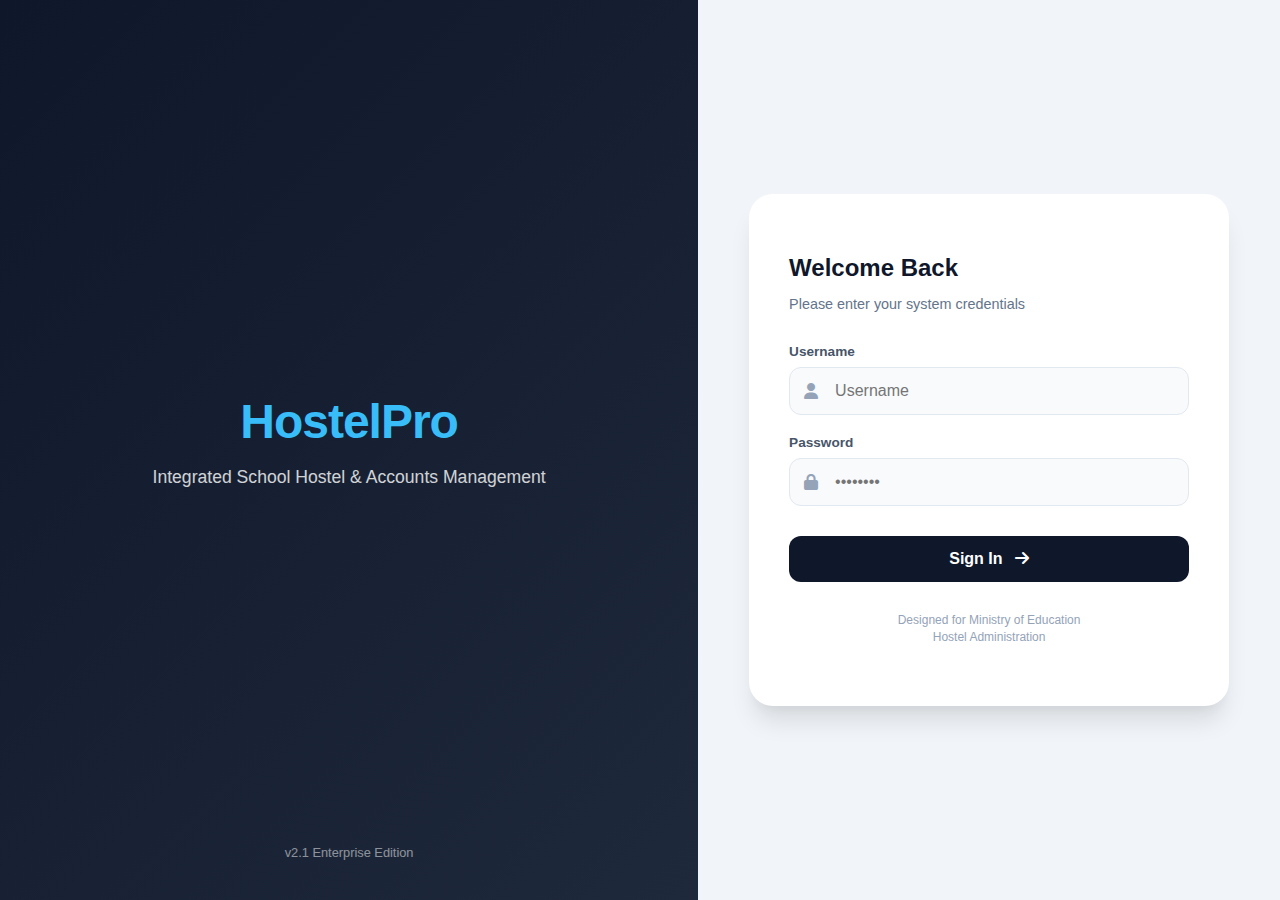
<file: wwwroot/index.html>
﻿<!DOCTYPE html>
<html lang="en">
<head>
    <meta charset="UTF-8">
    <meta name="viewport" content="width=device-width, initial-scale=1.0">
    <title>HostelPro | Secure Login</title>
    <link rel="stylesheet" href="https://cdnjs.cloudflare.com/ajax/libs/font-awesome/6.4.0/css/all.min.css">
    <link rel="stylesheet" href="css/login.css">
    <script>
        // ROBUSTNESS: Auto-redirect if already logged in
        if (sessionStorage.getItem('isLoggedIn') === 'true') {
            window.location.href = 'dashboard.html';
        }
    </script>
</head>
<body>

    <div class="login-wrapper">
        <div class="brand-side">
            <div class="brand-content">
                <div class="brand-logo">HostelPro</div>
                <p style="font-size: 1.1rem; opacity: 0.8;">Integrated School Hostel & Accounts Management</p>
            </div>
            <div style="position: absolute; bottom: 40px; font-size: 0.8rem; opacity: 0.5;">
                v2.1 Enterprise Edition
            </div>
        </div>

        <div class="form-side">
            <div class="login-card">
                <h2>Welcome Back</h2>
                <p>Please enter your system credentials</p>

                <form id="loginForm" onsubmit="handleLogin(event)">
                    <div class="input-group">
                        <label>Username</label>
                        <div class="input-wrapper">
                            <i class="fas fa-user"></i>
                            <input type="text" id="loginEmail" placeholder="Username" required>
                        </div>
                    </div>

                    <div class="input-group">
                        <label>Password</label>
                        <div class="input-wrapper">
                            <i class="fas fa-lock"></i>
                            <input type="password" id="loginPassword" placeholder="••••••••" required>
                        </div>
                    </div>

                    <button type="submit" class="btn-login" id="loginBtn">
                        Sign In <i class="fas fa-arrow-right" style="margin-left: 8px;"></i>
                    </button>

                    <div id="errorMessage" style="display:none; margin-top: 15px; background: #fee2e2; color: #ef4444; padding: 10px; border-radius: 8px; font-size: 0.85rem; text-align: center; border: 1px solid #fecaca;">
                        <i class="fas fa-circle-exclamation"></i> <span>Invalid credentials.</span>
                    </div>
                </form>

                <div style="margin-top: 30px; text-align: center; font-size: 0.75rem; color: #94a3b8; line-height: 1.4;">
                    Designed for Ministry of Education<br>Hostel Administration
                </div>
            </div>
        </div>
    </div>

    <script src="js/login.js"></script>
</body>
</html>
</file>
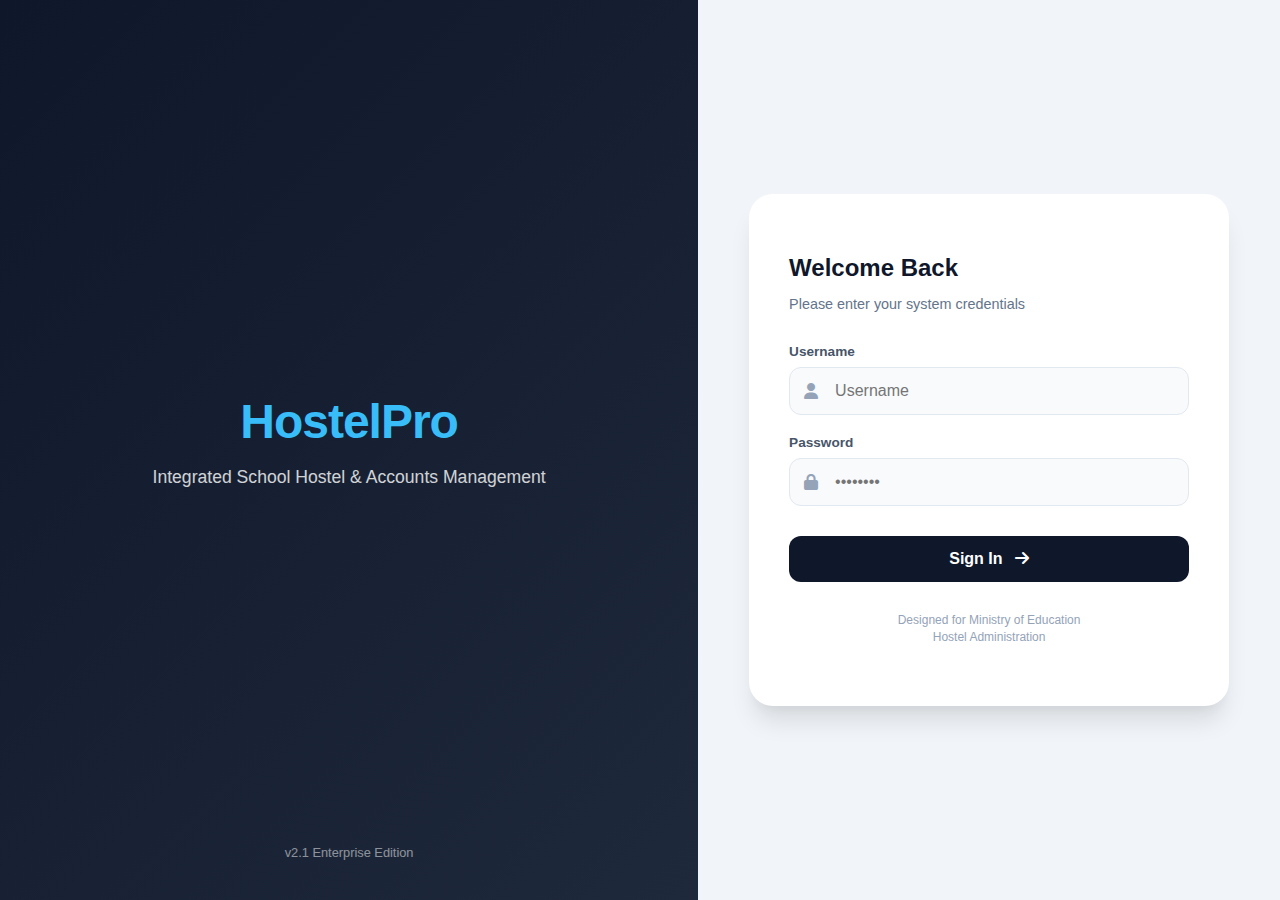
<file: wwwroot/dashboard.html>
<!DOCTYPE html>
<html lang="en">
<head>
    <meta charset="UTF-8">
    <meta name="viewport" content="width=device-width, initial-scale=1.0">
    <title>Hostel Intelligence | Professional Dashboard</title>
    <link rel="stylesheet" href="https://cdnjs.cloudflare.com/ajax/libs/font-awesome/6.4.0/css/all.min.css">
    <link rel="stylesheet" href="css/style.css">
    <style>
        .badge-success { background-color: #d1fae5; color: #065f46; padding: 2px 8px; border-radius: 4px; font-size: 0.8em; }
        .badge-warning { background-color: #fef3c7; color: #92400e; padding: 2px 8px; border-radius: 4px; font-size: 0.8em; }
        .text-muted { color: #6b7280; font-size: 0.9em; }
        /* Styles for the new Registration Form Grid Layout */
        .grid-3 {
            display: grid;
            grid-template-columns: 1fr 1fr 1fr;
            gap: 10px;
            margin-bottom: 10px;
        }

        .grid-2 {
            display: grid;
            grid-template-columns: 1fr 1fr;
            gap: 10px;
            margin-bottom: 10px;
        }

        .section-title {
            color: #2563eb;
            border-bottom: 2px solid #e5e7eb;
            padding-bottom: 5px;
            margin-top: 0;
            margin-bottom: 15px;
        }

        .form-section {
            margin-bottom: 25px;
        }

        .form-control {
            width: 100%;
            padding: 8px;
            border: 1px solid #ccc;
            border-radius: 4px;
            box-sizing: border-box;
        }

        /* Responsive tweaks for the grid */
        @media (max-width: 768px) {
            .grid-3, .grid-2 {
                grid-template-columns: 1fr;
            }

            .modal-content {
                height: 100vh;
                max-height: 100vh;
                border-radius: 0;
            }
        }
    </style>
</head>
<body>

    <aside class="sidebar">
        <div class="logo-area" style="padding: 20px; font-weight: bold; font-size: 20px; color: white;">
            HOSTELPRO <small style="display:block; font-size: 10px; opacity: 0.7;">INTELLIGENCE</small>
        </div>
        <nav class="nav-links" style="margin-top: 10px;">
            <div class="nav-label">Core</div>
            <div class="nav-item active" onclick="showView('overview', this)" tabindex="0" role="button"><i class="fas fa-th-large"></i> Dashboard</div>
            <div class="nav-item" onclick="showView('rooms', this)" tabindex="0" role="button"><i class="fas fa-door-open"></i> Room Mapping</div>

            <div class="nav-label">People</div>
            <div class="nav-item" onclick="showView('learners', this)" tabindex="0" role="button"><i class="fas fa-user-graduate"></i> Learners</div>
            <div id="staffLink" class="nav-item" onclick="showView('staff', this)" tabindex="0" role="button"><i class="fas fa-user-shield"></i> Staff Portal</div>

            <div class="nav-label">Operations</div>
            <div class="nav-item" onclick="showView('leave', this)" tabindex="0" role="button"><i class="fas fa-walking"></i> Attendance & Leave</div>
            <div class="nav-item" onclick="showView('discipline', this)" tabindex="0" role="button"><i class="fas fa-gavel"></i> Discipline</div>
            <div class="nav-item" onclick="showView('maintenance', this)" tabindex="0" role="button"><i class="fas fa-tools"></i> Maintenance</div>
            <div class="nav-item" onclick="showView('parents', this)" tabindex="0" role="button"><i class="fas fa-users"></i> Parents</div>

            <div class="nav-label" id="lbl-admin">Administration</div>
            <div class="nav-item" onclick="showView('inventory', this)" tabindex="0" role="button"><i class="fas fa-boxes"></i> Inventory</div>
            <div id="financialsLink" class="nav-item" onclick="showView('financials', this)" tabindex="0" role="button"><i class="fas fa-file-invoice-dollar"></i> Financials</div>
            <div id="reportsLink" class="nav-item" onclick="showView('reports', this)" tabindex="0" role="button"><i class="fas fa-chart-line"></i> Reports</div>
            <div id="settingsLink" class="nav-item" onclick="showView('settings', this)" tabindex="0" role="button"><i class="fas fa-cog"></i> Settings</div>
        </nav>

        <div class="user-footer">
            <div id="userName" style="font-weight: 700; font-size: 15px; color: white;">User</div>
            <div id="userRole" style="font-size: 12px; color: #94a3b8; margin-bottom: 12px;">Administrator</div>
            <button onclick="logout()" class="btn-logout">Logout</button>
        </div>
    </aside>

    <div class="main-wrapper">
        <header class="top-nav">
            <div class="top-nav-left">
                <div class="hostel-branding" style="display: flex; align-items: center; cursor: pointer;" onclick="showView('overview', null)" tabindex="0" role="button">
                    <div id="hostelLogoPlaceholder" style="width:32px; height:32px; background:var(--primary); border-radius:8px; margin-right:12px;"></div>
                    <img id="hostelLogoImg" src="" style="height:32px; margin-right:12px; display:none; border-radius:4px;">
                    <span id="hostelNameDisplay" style="font-weight: 800; font-size: 18px; letter-spacing: -0.025em; color: var(--text-main);">HostelPro</span>
                </div>
            </div>

            <div class="search-box">
                <i class="fas fa-search"></i>
                <input type="text" placeholder="Global Search (AdNo or Name)..." aria-label="Global Search" onkeyup="globalSearch(this.value)">
            </div>

            <div class="top-nav-right" style="display: flex; align-items: center;">
                <div id="liveClock" style="font-weight: 500; color: #64748b; margin-right: 24px;"></div>
            </div>
        </header>

        <main class="content-body">
            <h2 id="viewTitle" style="margin-bottom:24px; font-weight: 800; font-size: 24px; letter-spacing: -0.025em; color: var(--text-main);">DASHBOARD</h2>

            <div id="view-overview" class="view-section">
                <div class="stats-container">
                    <div class="stat-card card-blue">
                        <div class="stat-title">Total Capacity</div>
                        <div class="stat-value" id="statCap">0</div>
                    </div>
                    <div class="stat-card card-green">
                        <div class="stat-title">Available Beds</div>
                        <div class="stat-value" id="statAvail">0</div>
                    </div>
                    <div class="stat-card card-red">
                        <div class="stat-title">Pending Repairs</div>
                        <div class="stat-value" id="openIssuesCount">0</div>
                    </div>
                    <div class="stat-card">
                        <div class="stat-title">Total Collected (YTD)</div>
                        <div class="stat-value" id="statTotalCollected">N$ 0.00</div>
                    </div>
                    <div class="stat-card card-red">
                        <div class="stat-title">Low Stock Items</div>
                        <div class="stat-value" id="statLowStock">0</div>
                    </div>
                </div>

                <div class="grid-3">
                    <div class="fancy-card">
                        <h3>Quick Actions</h3>
                        <div class="action-grid" style="display: grid; grid-template-columns: repeat(auto-fit, minmax(140px, 1fr)); gap: 12px;">
                            <button id="btn-quick-learner" class="btn-submit" onclick="showView('learners', null)">
                                <i class="fas fa-plus"></i> New Learner
                            </button>
                            <button class="btn-submit" style="background:var(--warning)" onclick="openMaintenanceModal()">
                                <i class="fas fa-tools"></i> Maintenance
                            </button>
                            <button id="action-payment" class="btn-submit" style="background:var(--info)" onclick="openPaymentModal()">
                                <i class="fas fa-wallet"></i> Post Payment
                            </button>
                        </div>
                    </div>

                    <div class="fancy-card" style="display:flex; flex-direction:column;">
                        <div class="flex-between" style="margin-bottom:10px;">
                            <h3 style="margin:0;"><i class="fas fa-bullhorn" style="color:var(--primary)"></i> Notices</h3>
                            <select id="noticePriority" style="padding:4px; font-size:12px; border:1px solid #ddd; border-radius:4px;">
                                <option value="Normal">Normal</option>
                                <option value="High">Urgent</option>
                            </select>
                        </div>

                        <div style="display:flex; gap:5px; margin-bottom:15px;">
                            <input type="text" id="noticeInput" placeholder="Post an announcement..." style="flex:1; padding:8px; border:1px solid #ddd; border-radius:4px;">
                            <button id="btnPostNotice" onclick="postNotice()" aria-label="Post Notice" style="padding:8px 15px; background:var(--primary); color:white; border:none; border-radius:4px; cursor:pointer;">
                                <i class="fas fa-paper-plane"></i>
                            </button>
                        </div>

                        <div id="noticeList" style="flex:1; overflow-y:auto; max-height:200px; padding-right:5px;">
                        </div>
                    </div>

                    <div class="fancy-card">
                        <h3>System Status</h3>
                        <div style="display: flex; flex-direction: column; gap: 12px;">
                            <div class="flex-between">
                                <span style="color: var(--text-muted); font-size: 14px;"><i class="fas fa-database" style="margin-right: 8px;"></i> Database</span>
                                <span class="badge" style="background: var(--success-soft); color: var(--success);">HostelDb.accdb</span>
                            </div>
                            <div class="flex-between">
                                <span style="color: var(--text-muted); font-size: 14px;"><i class="fas fa-signal" style="margin-right: 8px;"></i> Connection</span>
                                <span class="badge" style="background: var(--success-soft); color: var(--success);">Online</span>
                            </div>
                        </div>
                    </div>
                </div>
            </div>

            <div id="view-rooms" class="view-section" style="display:none">
                <div class="flex-between" style="margin-bottom: 20px;">
                    <h3>Hostel Room Mapping</h3>
                    <button id="btn-add-room" class="btn-submit" onclick="openAddRoomModal()">
                        <i class="fas fa-plus"></i> Add New Room
                    </button>
                </div>
                <div id="roomGridContainer"></div>
            </div>

            <div id="view-learners" class="view-section" style="display:none">
                <div class="flex-between" style="margin-bottom: 20px;">
                    <h3>Student Directory</h3>
                    <button id="btn-reg-learner" class="btn-submit" onclick="openRegModal()">Register New Learner</button>
                </div>
                <div class="fancy-card">
                    <div class="table-container">
                        <table style="width:100%;">
                            <thead><tr><th>AdNo</th><th>Name</th><th>Gender</th><th>Grade</th><th>Block / Room</th><th>Actions</th></tr></thead>
                            <tbody id="learnerTableBody"></tbody>
                        </table>
                    </div>
                </div>
            </div>

            <div id="view-maintenance" class="view-section" style="display:none">
                <div class="flex-between" style="margin-bottom: 20px;">
                    <h3>Hostel Maintenance Log</h3>
                    <button class="btn-submit" style="background:var(--warning)" onclick="openMaintenanceModal()">
                        <i class="fas fa-tools"></i> Report New Issue
                    </button>
                </div>
                <div class="fancy-card">
                    <div class="table-container">
                        <table style="width:100%">
                            <thead><tr><th>Room</th><th>Description</th><th>Priority</th><th>Status</th><th>Date</th><th>Action</th></tr></thead>
                            <tbody id="maintenanceTableBody"></tbody>
                        </table>
                    </div>
                </div>
            </div>

            <div id="view-inventory" class="view-section" style="display:none">
                <div class="flex-between" style="margin-bottom: 20px;">
                    <h3>Hostel Asset Inventory</h3>
                    <button class="btn-submit" style="background:#10b981" onclick="openAddInventoryModal()">
                        <i class="fas fa-plus"></i> Add Item
                    </button>
                </div>
                <div class="fancy-card">
                    <div class="table-container">
                        <table style="width:100%">
                            <thead><tr><th>Item Name</th><th>Category</th><th>Quantity</th><th>Condition</th><th>Location</th><th>Actions</th></tr></thead>
                            <tbody id="inventoryTableBody"></tbody>
                        </table>
                    </div>
                </div>
            </div>

            <div id="view-staff" class="view-section" style="display:none">
                <div class="flex-between" style="margin-bottom: 20px;">
                    <h3>Staff Directory</h3>
                    <button id="btn-add-staff" class="btn-submit" onclick="openStaffModal()">+ Add Staff Member</button>
                </div>
                <div class="fancy-card">
                    <div class="table-container">
                        <table style="width:100%">
                            <thead><tr><th>Name</th><th>Title</th><th>Shift</th><th>Phone</th><th>Actions</th></tr></thead>
                            <tbody id="staffTableBody"></tbody>
                        </table>
                    </div>
                </div>
            </div>

            <div id="view-discipline" class="view-section" style="display:none">
                <div class="flex-between" style="margin-bottom: 20px;">
                    <h3>Discipline Tracking</h3>
                    <button class="btn-submit" style="background:var(--danger)" onclick="openDisciplineModal()">Log New Incident</button>
                </div>
                <div class="fancy-card">
                    <p>Select a student to view their disciplinary history.</p>
                    <select id="discStudentSelect" onchange="loadDisciplineHistory(this.value)" style="padding:10px; width:300px; border-radius:8px; border:1px solid #ddd; margin-bottom:20px;">
                        <option value="">-- Choose Learner --</option>
                    </select>
                    <div class="table-container">
                        <table style="width:100%">
                            <thead><tr><th>Date</th><th>Description</th><th>Severity</th><th>Reported By</th></tr></thead>
                            <tbody id="disciplineTableBody"></tbody>
                        </table>
                    </div>
                </div>
            </div>

            <div id="view-reports" class="view-section" style="display:none">
                <div class="grid-2">
                    <div class="fancy-card">
                        <h3>Financial Summary</h3>
                        <p>Generate a report of all payments collected this year.</p>
                        <button class="btn-submit" onclick="generateFinancialReport()">Download PDF Report</button>
                    </div>
                    <div class="fancy-card">
                        <h3>Occupancy Report</h3>
                        <p>Current room utilization across all blocks.</p>
                        <button class="btn-submit" onclick="generateOccupancyReport()">View Occupancy Stats</button>
                    </div>
                </div>
            </div>

            <div id="view-leave" class="view-section" style="display:none">
                <div class="flex-between" style="margin-bottom: 20px;">
                    <h3>Attendance & Leave Tracking</h3>
                    <div style="display: flex; gap: 10px;">
                        <button class="btn-submit" style="background:#64748b" onclick="printRollCall()"><i class="fas fa-print"></i> Print Roll Call Sheet</button>
                        <input type="date" id="datePicker" onchange="loadAttendance()" style="width: auto;">
                        <button class="btn-submit" onclick="saveAttendance()">Save Attendance</button>
                    </div>
                </div>
                <div class="fancy-card">
                    <div class="table-container">
                        <table style="width:100%">
                            <thead><tr><th>AdNo</th><th>Name</th><th>Grade</th><th>Room</th><th>Status</th></tr></thead>
                            <tbody id="attendanceTableBody"></tbody>
                        </table>
                    </div>
                </div>
            </div>

            <div id="view-financials" class="view-section" style="display:none">
                <div class="stats-container" style="margin-bottom: 25px;">
                    <div class="stat-card">
                        <div class="stat-title">MoE Fund (Q-Book)</div>
                        <div class="stat-value" id="moeFundTotal">N$ 0.00</div>
                    </div>
                    <div class="stat-card">
                        <div class="stat-title">HDF Fund (Local)</div>
                        <div class="stat-value" id="hdfFundTotal">N$ 0.00</div>
                    </div>
                </div>
                <div class="fancy-card">
                    <div class="flex-between">
                        <h3>Cash Book Ledger (Income & Expenses)</h3>
                        <div style="display: flex; gap: 10px;">
                            <button class="btn-submit" onclick="openPaymentModal()"><i class="fas fa-plus"></i> Record Income</button>
                            <button class="btn-submit" style="background: var(--danger);" onclick="openExpenseModal()"><i class="fas fa-minus"></i> Record Expense</button>
                            <button onclick="openRevenueImport()" style="background:#0284c7; color:white; border:none; padding:8px 15px; border-radius:6px; cursor:pointer; font-weight:600;"><i class="fas fa-file-upload"></i> Import Income CSV</button>
                        </div>
                    </div>
                    <div class="table-container">
                        <table style="width:100%; margin-top:20px;">
                            <thead><tr><th>Date</th><th>Description</th><th>Vote / Type</th><th>Amount</th><th>Ref</th><th>Action</th></tr></thead>
                            <tbody id="paymentListBody"></tbody>
                        </table>
                    </div>
                </div>
            </div>

            <div id="view-parents" class="view-section" style="display:none">
                <div class="flex-between" style="margin-bottom: 20px;">
                    <h3>Parents & Guardians</h3>
                    <button class="btn-submit" onclick="openAddParentModal()">
                        <i class="fas fa-plus"></i> Add Parent
                    </button>
                </div>
                <div class="fancy-card">
                    <div class="table-container">
                        <table style="width:100%">
                            <thead><tr><th>Parent Name</th><th>Phone</th><th>Email</th><th>Actions</th></tr></thead>
                            <tbody id="parentTableBody"></tbody>
                        </table>
                    </div>
                </div>
            </div>

            <div id="view-settings" class="view-section" style="display:none">
                <div class="flex-between" style="margin-bottom: 20px;">
                    <h3>System Configuration</h3>
                    <button class="btn-submit" onclick="saveSettings()"><i class="fas fa-save"></i> Save All Changes</button>
                </div>
                <div class="grid-2">
                    <div class="fancy-card">
                        <h3><i class="fas fa-id-card" style="color:var(--primary)"></i> Branding & Identity</h3>
                        <p style="color: var(--text-muted); font-size: 0.9em; margin-bottom: 15px;">Customize how the application looks.</p>
                        <form id="brandingForm">
                            <label>Hostel Name (Full)</label>
                            <input type="text" id="setHostelName" placeholder="e.g. Windhoek Technical High School Hostel">
                            <div class="grid-2" style="margin-bottom:0; gap:15px; margin-top:10px;">
                                <div><label>Logo Text (Short)</label><input type="text" id="setLogoText" placeholder="e.g. WTHS"></div>
                                <div><label>Theme Color</label><div style="display:flex; align-items:center; gap:10px;"><div id="colorPreview" style="width:30px; height:30px; background:var(--primary); border-radius:50%;"></div><span style="font-size:12px; color:#666;">(Auto-detected from logo)</span></div></div>
                            </div>
                            <label style="margin-top:15px;">Upload Logo</label>
                            <div style="border: 2px dashed #ddd; padding: 20px; text-align: center; border-radius: 8px; cursor: pointer; background:#f9fafb;" onclick="document.getElementById('logoInput').click()">
                                <i class="fas fa-cloud-upload-alt" style="font-size: 24px; color: #ccc;"></i>
                                <p style="margin: 5px 0 0; font-size: 13px; color: #666;">Click to upload logo</p>
                                <span id="logoFileName" style="display:block; font-size:11px; color:var(--primary); margin-top:5px;"></span>
                            </div>
                            <input type="file" id="logoInput" accept="image/*" style="display: none;" onchange="previewLogo(this)">
                        </form>
                    </div>
                    <div class="fancy-card">
                        <h3><i class="fas fa-address-book" style="color:var(--info)"></i> Contact Details</h3>
                        <p style="color: var(--text-muted); font-size: 0.9em; margin-bottom: 15px;">Used on Statements & Application Forms.</p>
                        <form id="contactForm">
                            <label>Physical Address</label>
                            <input type="text" id="setAddressPhys" placeholder="e.g. 123 School Street, Windhoek">
                            <label style="margin-top:10px;">Postal Address</label>
                            <input type="text" id="setAddressPost" placeholder="e.g. Private Bag 12014, Ausspannplatz">
                            <div class="grid-2" style="margin-bottom:0; gap:15px; margin-top:10px;">
                                <div><label>Telephone</label><input type="text" id="setPhone" placeholder="061 242 451"></div>
                                <div><label>Email Address</label><input type="text" id="setEmail" placeholder="hostel@school.na"></div>
                            </div>
                        </form>
                    </div>
                    <div class="fancy-card">
                        <h3><i class="fas fa-coins" style="color:var(--warning)"></i> Financial Configuration</h3>
                        <p style="color: var(--text-muted); font-size: 0.9em; margin-bottom: 15px;">Fee structures and banking details.</p>
                        <div class="grid-2" style="margin-bottom:0; gap:15px;">
                            <div><label>Currency Symbol</label><input type="text" id="setCurrency" value="N$" style="text-align:center;"></div>
                            <div><label>Total Annual Fee</label><input type="number" id="setFullFee" value="2119" onchange="calculateSettingsSplit()"></div>
                        </div>
                        <div id="settingsFeeSplit" style="background:#f0f9ff; color:#0369a1; padding:8px; border-radius:6px; font-size:12px; text-align:center; margin-top:10px; font-weight:bold;">
                            MoE: N$ 619.00 | HDF: N$ 1500.00
                        </div>
                        <hr style="border:0; border-top:1px solid #eee; margin:15px 0;">
                        <label><strong>Bank Account Details</strong> (For Invoices)</label>
                        <input type="text" id="setBankName" placeholder="Bank Name (e.g. Bank Windhoek)" style="margin-bottom:8px;">
                        <input type="text" id="setAccName" placeholder="Account Name (e.g. WTHS Hostel)" style="margin-bottom:8px;">
                        <div class="grid-2" style="margin-bottom:0; gap:15px;">
                            <input type="text" id="setAccNo" placeholder="Account Number">
                            <input type="text" id="setBranch" placeholder="Branch Code">
                        </div>
                    </div>
                    <div class="fancy-card" style="border-left: 4px solid var(--primary);">
                        <h3><i class="fas fa-cogs" style="color:#64748b"></i> System Maintenance</h3>
                        <p style="color: var(--text-muted); font-size: 0.9em; margin-bottom: 15px;">Advanced database actions.</p>
                        <div style="background:#fff7ed; border:1px solid #ffedd5; padding:15px; border-radius:8px; margin-bottom:15px;">
                            <strong style="color:#c2410c; font-size:13px;">Database Schema Update</strong>
                            <p style="font-size:12px; color:#9a3412; margin:5px 0;">Use this if you recently added new features (like Gender/Parents) and the database needs new columns.</p>
                            <button type="button" class="btn-sm" onclick="runMigration()" style="width:100%; text-align:center; margin-top:5px; background:white; border:1px solid #c2410c; color:#c2410c;">
                                <i class="fas fa-database"></i> Run Database Migration
                            </button>
                        </div>
                        <div style="background:#f1f5f9; border:1px solid #e2e8f0; padding:15px; border-radius:8px;">
                            <strong style="font-size:13px;">Local Data</strong>
                            <p style="font-size:12px; color:#64748b; margin:5px 0;">Clear cached settings (logos, fees) from this browser.</p>
                            <button type="button" class="btn-sm" onclick="if(confirm('Reset all local settings?')) { localStorage.removeItem('hostelSettings'); location.reload(); }" style="width:100%; text-align:center; margin-top:5px;">
                                <i class="fas fa-trash-alt"></i> Reset Local Settings
                            </button>
                        </div>
                    </div>
                </div>
            </div>
        </main>
    </div>

    <div id="regModal" class="modal-overlay" style="display:none; align-items:flex-start; padding-top:20px;">
        <div class="modal-content paper-form">
            <div class="form-header">
                <div class="header-left" style="display:flex; justify-content:center; align-items:center;">
                    <div id="formLogoPlaceholder" style="width:80px; height:80px; background:#0e5a32; border-radius:50%; display:flex; align-items:center; justify-content:center; color:white; font-weight:bold; font-size:18px;">LOGO</div>
                    <img id="formLogoImg" src="" style="width:80px; height:80px; object-fit:contain; display:none;">
                </div>
                <div class="header-center">
                    <h2>WINDHOEK TECHNICAL HIGH SCHOOL HOSTEL</h2>
                    <p>Private Bag 12014, Ausspannplatz | Tel: 242451</p>
                    <h1 style="margin-top:10px; text-decoration:underline;">APPLICATION FOR HOSTEL ACCOMMODATION 2026</h1>
                </div>
                <div class="header-right"><div class="receipt-box"><label>RECEIPT NO:</label><div class="dashed-line"></div></div></div>
            </div>
            <form id="learnerForm" onsubmit="event.preventDefault(); saveLearner();">
                <input type="hidden" id="editLearnerId">
                <div class="form-row border-bottom">
                    <div class="field-group"><label>CLOSING DATE:</label> <strong>18 OCTOBER 2025</strong></div>
                    <div class="field-group"><label>CURRENT GRADE:</label><input type="number" id="lnGrade" style="width:50px;"></div>
                    <div class="field-group checkbox-group"><label>GENDER:</label><select id="lnGender" onchange="loadRoomsForGender()" required><option value="">-- Select --</option><option value="Male">Boy</option><option value="Female">Girl</option></select></div>
                    <div class="field-group"><label>ALLOCATED ROOM:</label><select id="regRoomSelect" required style="width:150px;"><option value="">Select Gender First</option></select></div>
                </div>
                <div class="section-header">LEARNER'S PERSONAL INFORMATION</div>
                <div class="form-body">
                    <div class="col-main">
                        <div class="form-row"><label>SURNAME:</label><input type="text" id="lnSurname" class="line-input" required></div>
                        <div class="form-row"><label>CHRISTIAN NAMES:</label><input type="text" id="lnNames" class="line-input" required></div>
                        <div class="form-row"><label>PREFERRED NAME:</label><input type="text" id="lnPref" class="line-input"></div>
                        <div class="form-row split-3">
                            <div><label>HOME LANGUAGE:</label><input type="text" id="lnLang" class="line-input"></div>
                            <div><label>DATE OF BIRTH:</label><input type="date" id="lnDOB" class="line-input" required></div>
                            <div><label>CITIZENSHIP:</label><input type="text" id="lnCitizen" class="line-input" value="Namibian"></div>
                        </div>
                        <div class="form-row split-2"><div><label>PLACE OF BIRTH:</label><input type="text" id="lnPOB" class="line-input"></div><div><label>STUDY PERMIT NO:</label><input type="text" id="lnPermit" class="line-input"></div></div>
                        <div class="form-row split-2"><div><label>CHURCH RELATION:</label><input type="text" id="lnReligion" class="line-input"></div><div><label>LEARNER'S CELL NO:</label><input type="text" id="lnCell" class="line-input"></div></div>
                        <div class="form-row"><label>RESIDENTIAL ADDRESS:</label><input type="text" id="lnAddress" class="line-input"></div>
                    </div>
                    <div class="col-side"><div class="photo-box">ATTACH RECENT<br>PASSPORT PHOTO<br>HERE</div></div>
                </div>
                <div class="form-row split-3 border-top padding-top">
                    <div><label>PRESENT SCHOOL:</label><input type="text" id="lnPrevSchool" class="line-input"></div>
                    <div><label>PRESENT HOSTEL:</label><input type="text" id="lnPrevHostel" class="line-input"></div>
                    <div><label>GRADES REPEATED:</label><input type="text" id="lnRepeated" class="line-input"></div>
                </div>
                <div class="form-row split-2"><div><label>REFERENCE TEACHER:</label><input type="text" id="lnRef" class="line-input"></div><div><label>TEACHER'S CELL:</label><input type="text" id="lnRefCell" class="line-input"></div></div>
                <div class="section-header">PARENT'S INFORMATION</div>
                <div class="parent-grid">
                    <div class="parent-col">
                        <h3>FATHER / GUARDIAN</h3>
                        <div class="form-row"><label>SURNAME:</label><input type="text" id="pFatherName" class="line-input" placeholder="(Include Initials)"></div>
                        <div class="form-row"><label>ID NO:</label><input type="text" id="pFatherID" class="line-input"></div>
                        <div class="form-row"><label>EMPLOYER:</label><input type="text" id="pFatherEmp" class="line-input"></div>
                        <div class="form-row"><label>TEL (WORK):</label><input type="text" id="pFatherPhone" class="line-input"></div>
                        <div class="form-row"><label>EMAIL:</label><input type="text" id="pFatherEmail" class="line-input"></div>
                    </div>
                    <div class="parent-col border-left">
                        <h3>MOTHER / GUARDIAN</h3>
                        <div class="form-row"><label>SURNAME:</label><input type="text" id="pMotherName" class="line-input" placeholder="(Include Initials)"></div>
                        <div class="form-row"><label>ID NO:</label><input type="text" id="pMotherID" class="line-input"></div>
                        <div class="form-row"><label>EMPLOYER:</label><input type="text" id="pMotherEmp" class="line-input"></div>
                        <div class="form-row"><label>TEL (WORK):</label><input type="text" id="pMotherPhone" class="line-input"></div>
                        <div class="form-row"><label>EMAIL:</label><input type="text" id="pMotherEmail" class="line-input"></div>
                    </div>
                </div>
                <div class="section-header">LEARNER'S MEDICAL INFORMATION</div>
                <div class="form-row split-3">
                    <div><label>MEDICAL AID:</label><input type="text" id="medAidName" class="line-input"></div>
                    <div><label>NUMBER:</label><input type="text" id="medAidNo" class="line-input"></div>
                    <div><label>DOCTOR:</label><input type="text" id="medDoctor" class="line-input"></div>
                </div>
                <div class="form-row"><label>MEDICAL HISTORY (Allergies, Epilepsy, Asthma, etc):</label><textarea id="medHistory" class="line-input" rows="2"></textarea></div>
                <div class="form-row"><label>RELATIVES PERMITTED TO SIGN OUT (Name & Tel):</label><textarea id="medRelatives" class="line-input" rows="2"></textarea></div>
                <div class="form-actions"><button type="button" onclick="closeModal('regModal')" class="btn-cancel">Cancel</button><button type="submit" class="btn-save">SUBMIT APPLICATION</button></div>
            </form>
        </div>
    </div>

    <div id="paymentModal" class="modal-overlay" style="display:none;">
        <div class="modal-content">
            <h3>Post Payment (Income)</h3>
            <form id="paymentForm">
                <label>Student</label><select id="payStudentSelect" required></select>
                <label id="payAmountLabel">Amount (N$)</label><input type="number" id="payAmount" step="0.01" required>
                <label>Reference / Receipt No.</label><input type="text" id="payRef" placeholder="e.g. REC-001">
                <label>Date</label><input type="date" id="payDate">
                <div style="margin-top:20px;"><button type="button" class="btn-submit" onclick="savePayment()">Post Income</button><button type="button" onclick="closePaymentModal()">Cancel</button></div>
            </form>
        </div>
    </div>

    <div id="expenseModal" class="modal-overlay" style="display:none;">
        <div class="modal-content">
            <h3 style="color: var(--danger);">Record Expenditure</h3>
            <form id="expenseForm">
                <label>Payee / Supplier</label><input type="text" id="expPayee" placeholder="e.g. Telecom, Shoprite" required>
                <div class="grid-2" style="margin-bottom:0; gap:10px; margin-top:10px;">
                    <div><label>Amount (N$)</label><input type="number" id="expAmount" step="0.01" placeholder="0.00" required></div>
                    <div><label>Vote Category</label><select id="expVote" required><option value="">Loading...</option></select></div>
                </div>
                <label style="margin-top:10px;">Reference / Invoice No.</label><input type="text" id="expRef" placeholder="e.g. INV-001">
                <div style="margin-top:20px;"><button type="button" class="btn-submit" style="background:var(--danger)" onclick="submitExpense()">Save Expenditure</button><button type="button" onclick="document.getElementById('expenseModal').style.display='none'">Cancel</button></div>
            </form>
        </div>
    </div>

    <div id="maintenanceModal" class="modal-overlay" style="display:none;">
        <div class="modal-content">
            <h3>Report Issue</h3>
            <form id="maintenanceForm">
                <label>Room</label><select id="maintRoomSelect"></select>
                <label>Description</label><textarea id="maintDesc" required></textarea>
                <label>Priority</label><select id="maintPriority"><option value="Low">Low</option><option value="Medium" selected>Medium</option><option value="High">High (Urgent)</option></select>
                <label>Date</label><input type="date" id="maintDate">
                <div style="margin-top:20px;"><button type="button" class="btn-submit" onclick="submitMaintenanceIssue()">Save</button><button type="button" onclick="closeMaintenanceModal()">Cancel</button></div>
            </form>
        </div>
    </div>

    <div id="addRoomModal" class="modal-overlay" style="display:none;">
        <div class="modal-content">
            <h3>Add New Hostel Room</h3>
            <form id="addRoomForm">
                <label>Room Number</label><input type="text" id="addRoomNumber" placeholder="e.g. 101" required>
                <label>Block Name</label><input type="text" id="addBlockName" placeholder="e.g. A Block" required>
                <label>Capacity (Beds)</label><input type="number" id="addCapacity" value="4" required>
                <div style="margin-top:20px;"><button type="button" class="btn-submit" onclick="saveNewRoom()">Save Room</button><button type="button" onclick="closeAddRoomModal()">Cancel</button></div>
            </form>
        </div>
    </div>

    <div id="staffModal" class="modal-overlay" style="display:none;">
        <div class="modal-content">
            <h3>Add Staff Member</h3>
            <form id="staffForm">
                <label>Full Name</label><input type="text" id="staffName" required>
                <label>ID Number</label><input type="text" id="staffIDNumber" required>
                <label>Job Title</label><input type="text" id="staffTitle" required>
                <label>Shift</label><select id="staffShift"><option value="Day">Day</option><option value="Night">Night</option><option value="Weekend">Weekend</option></select>
                <label>Contact Number</label><input type="text" id="staffPhone" required>
                <div style="margin-top:20px;"><button type="button" class="btn-submit" onclick="saveStaff()">Save Staff</button><button type="button" onclick="closeStaffModal()">Cancel</button></div>
            </form>
        </div>
    </div>

    <div id="disciplineModal" class="modal-overlay" style="display:none;">
        <div class="modal-content">
            <h3>Log Incident</h3>
            <form id="disciplineForm">
                <label>Student</label><select id="discEntryStudentSelect" required></select>
                <label>Incident Description</label><textarea id="discDesc" required></textarea>
                <label>Severity</label><select id="discSeverity"><option value="Minor">Minor</option><option value="Moderate">Moderate</option><option value="Severe">Severe</option></select>
                <label>Reported By</label><input type="text" id="discReporter" required>
                <div style="margin-top:20px;"><button type="button" class="btn-submit" onclick="saveDisciplineIncident()" style="background:#ef4444">Log Incident</button><button type="button" onclick="closeDisciplineModal()">Cancel</button></div>
            </form>
        </div>
    </div>

    <!-- Inventory Modal -->
    <div id="addInventoryModal" class="modal-overlay" style="display:none;">
        <div class="modal-content">
            <h3>Add Inventory Item</h3>
            <form onsubmit="event.preventDefault(); saveInventory();">
                <label>Item Name</label><input type="text" id="invName" required placeholder="e.g. Bunk Bed Frame">
                <label>Category</label><select id="invCategory"><option>Furniture</option><option>Electronics</option><option>Cleaning</option><option>Bedding</option><option>Other</option></select>
                <div class="grid-2" style="margin-bottom:0; gap:10px;">
                    <div><label>Quantity</label><input type="number" id="invQuantity" value="1" required></div>
                    <div><label>Condition</label><select id="invCondition"><option>Good</option><option>Fair</option><option>Damaged</option><option>Broken</option></select></div>
                </div>
                <label>Location / Room</label><select id="invRoomSelect"></select>
                <div style="margin-top:20px;"><button type="submit" class="btn-submit">Add Item</button><button type="button" onclick="closeAddInventoryModal()">Cancel</button></div>
            </form>
        </div>
    </div>

    <!-- Parent Modals -->
    <div id="addParentModal" class="modal-overlay" style="display:none;">
        <div class="modal-content">
            <h3>Add Parent</h3>
            <form onsubmit="event.preventDefault(); saveParent();">
                <label>Full Name</label><input type="text" id="parName" required>
                <label>Phone</label><input type="text" id="parPhone">
                <label>Email</label><input type="text" id="parEmail">
                <label>Address</label><input type="text" id="parAddress">
                <div style="margin-top:20px;"><button type="submit" class="btn-submit">Save Parent</button><button type="button" onclick="closeAddParentModal()">Cancel</button></div>
            </form>
        </div>
    </div>

    <div id="linkChildModal" class="modal-overlay" style="display:none;">
        <div class="modal-content">
            <h3>Link Children to <span id="linkParentName"></span></h3>
            <div style="margin-bottom:15px; border:1px solid #eee; padding:10px; max-height:100px; overflow-y:auto;">
                <strong>Linked Children:</strong>
                <ul id="linkedChildrenList" style="padding-left:20px; margin-top:5px;"></ul>
            </div>
            <label>Add Child</label>
            <div style="display:flex; gap:10px;">
                <select id="linkChildSelect" style="flex:1"></select>
                <button type="button" class="btn-submit" onclick="linkChild()">Link</button>
            </div>
            <div style="margin-top:20px; text-align:right;"><button type="button" onclick="closeLinkModal()">Close</button></div>
        </div>
    </div>

    <script src="js/dashboard.js"></script>
    <script src="js/inventory.js"></script>
    <script src="js/parents.js"></script>
    <script src="js/rollcall.js"></script>
    <script src="js/learners.js"></script>
    <script src="js/rooms.js"></script>
    <script src="js/financials.js"></script>
    <script src="js/maintenance.js"></script>
    <script src="js/leave.js"></script>
    <script src="js/staff.js"></script>
    <script src="js/discipline.js"></script>
    <script src="js/reports.js"></script>
    <script src="js/settings.js"></script>
    <script src="js/notices.js"></script>

    <script>
        window.onload = () => {
            // Set User Info
            document.getElementById('userName').innerText = sessionStorage.getItem('userName') || "Admin User";
            document.getElementById('userRole').innerText = sessionStorage.getItem('userRole') || "Administrator";

            // Initial Loads
            if (typeof updateStats === 'function') updateStats();
            // Load Notices
            if (typeof loadNotices === 'function') loadNotices();

            showView('overview', document.querySelector('.nav-item'));
        };
    </script>
</body>
</html>
</file>
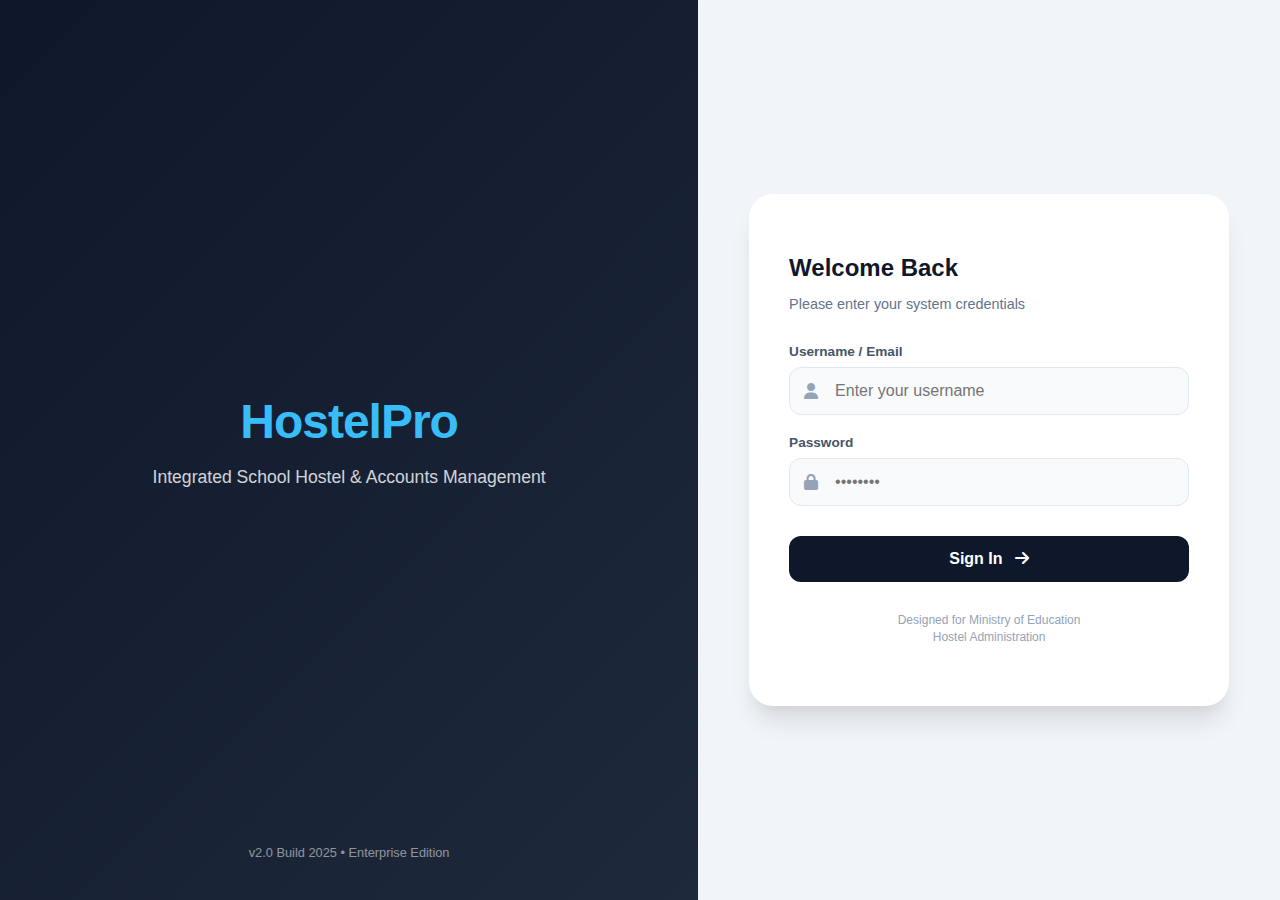
<file: wwwroot/login.html>
﻿<!DOCTYPE html>
<html lang="en">
<head>
    <meta charset="UTF-8">
    <meta name="viewport" content="width=device-width, initial-scale=1.0">
    <title>HostelPro | Secure Login</title>
    <link rel="stylesheet" href="https://cdnjs.cloudflare.com/ajax/libs/font-awesome/6.4.0/css/all.min.css">
    <link rel="stylesheet" href="css/login.css">
</head>
<body>

    <div class="login-wrapper">
        <div class="brand-side">
            <div class="brand-content">
                <div class="brand-logo">HostelPro</div>
                <p style="font-size: 1.1rem; opacity: 0.8;">Integrated School Hostel & Accounts Management</p>
            </div>
            <div style="position: absolute; bottom: 40px; font-size: 0.8rem; opacity: 0.5;">
                v2.0 Build 2025 • Enterprise Edition
            </div>
        </div>

        <div class="form-side">
            <div class="login-card">
                <h2>Welcome Back</h2>
                <p>Please enter your system credentials</p>

                <form id="loginForm" onsubmit="handleLogin(event)">
                    <div class="input-group">
                        <label for="loginEmail">Username / Email</label>
                        <div class="input-wrapper">
                            <i class="fas fa-user"></i>
                            <input type="text" id="loginEmail" placeholder="Enter your username" required>
                        </div>
                    </div>

                    <div class="input-group">
                        <label for="loginPassword">Password</label>
                        <div class="input-wrapper">
                            <i class="fas fa-lock"></i>
                            <input type="password" id="loginPassword" placeholder="••••••••" required>
                        </div>
                    </div>

                    <button type="submit" class="btn-login" id="loginBtn">
                        Sign In <i class="fas fa-arrow-right" style="margin-left: 8px;"></i>
                    </button>

                    <div id="errorMessage" style="display:none; margin-top: 15px; background: #fee2e2; color: #ef4444; padding: 10px; border-radius: 8px; font-size: 0.85rem; text-align: center; border: 1px solid #fecaca;">
                        <i class="fas fa-circle-exclamation"></i> <span>Invalid credentials.</span>
                    </div>
                </form>

                <div style="margin-top: 30px; text-align: center; font-size: 0.75rem; color: #94a3b8; line-height: 1.4;">
                    Designed for Ministry of Education<br>Hostel Administration
                </div>
            </div>
        </div>
    </div>

    <script src="js/login.js"></script>
</body>
</html>
</file>
<file: wwwroot/css/login.css>
﻿:root {
    --primary-dark: #0f172a;
    --accent-blue: #38bdf8;
    --glass-bg: rgba(255, 255, 255, 0.9);
}

body, html {
    margin: 0;
    height: 100%;
    font-family: 'Inter', sans-serif;
    overflow: hidden;
}

.login-wrapper {
    display: flex;
    height: 100vh;
    width: 100vw;
}

/* LEFT SIDE: Visual/Branding */
.brand-side {
    flex: 1.2;
    background: linear-gradient(135deg, #0f172a 0%, #1e293b 100%);
    display: flex;
    flex-direction: column;
    justify-content: center;
    align-items: center;
    color: white;
    position: relative;
}

    .brand-side::before {
        content: "";
        position: absolute;
        width: 100%;
        height: 100%;
        background: url('https://www.transparenttextures.com/patterns/circuit-board.png');
        opacity: 0.1;
    }

.brand-content {
    position: relative;
    z-index: 2;
    text-align: center;
}

.brand-logo {
    font-size: 3rem;
    font-weight: 800;
    letter-spacing: -1px;
    color: var(--accent-blue);
    margin-bottom: 10px;
}

/* RIGHT SIDE: Form */
.form-side {
    flex: 1;
    background: #f1f5f9;
    display: flex;
    justify-content: center;
    align-items: center;
}

.login-card {
    width: 100%;
    max-width: 400px;
    padding: 40px;
    background: white;
    border-radius: 24px;
    box-shadow: 0 20px 25px -5px rgba(0, 0, 0, 0.1), 0 10px 10px -5px rgba(0, 0, 0, 0.04);
}

    .login-card h2 {
        font-weight: 700;
        color: var(--primary-dark);
        margin-bottom: 8px;
    }

    .login-card p {
        color: #64748b;
        font-size: 0.9rem;
        margin-bottom: 32px;
    }

.input-group {
    margin-bottom: 20px;
}

    .input-group label {
        display: block;
        font-size: 0.85rem;
        font-weight: 600;
        color: #475569;
        margin-bottom: 8px;
    }

.input-wrapper {
    position: relative;
}

    .input-wrapper i {
        position: absolute;
        left: 15px;
        top: 50%;
        transform: translateY(-50%);
        color: #94a3b8;
    }

    .input-wrapper input {
        width: 100%;
        padding: 14px 14px 14px 45px;
        background: #f8fafc;
        border: 1px solid #e2e8f0;
        border-radius: 12px;
        font-size: 1rem;
        box-sizing: border-box;
        transition: all 0.2s;
    }

        .input-wrapper input:focus {
            outline: none;
            border-color: var(--accent-blue);
            box-shadow: 0 0 0 4px rgba(56, 189, 248, 0.1);
        }

.btn-login {
    width: 100%;
    padding: 14px;
    background: var(--primary-dark);
    color: white;
    border: none;
    border-radius: 12px;
    font-size: 1rem;
    font-weight: 600;
    cursor: pointer;
    transition: transform 0.2s, background 0.2s;
    margin-top: 10px;
}

    .btn-login:hover {
        background: #1e293b;
        transform: translateY(-1px);
    }

    .btn-login:active {
        transform: translateY(0);
    }

#errorMessage {
    margin-top: 20px;
    padding: 12px;
    background: #fee2e2;
    color: #b91c1c;
    border-radius: 8px;
    font-size: 0.85rem;
    display: none;
    text-align: center;
}

/* This will keep the footer text at the very bottom of the white card */
.login-card {
    position: relative;
    padding-bottom: 60px; /* Make space for the footer */
}

.ministry-footer {
    position: absolute;
    bottom: 20px;
    left: 0;
    right: 0;
    text-align: center;
    font-size: 11px;
    color: #94a3b8;
}
</file>
<file: wwwroot/css/style.css>
﻿/* --- CORE VARIABLES --- */
:root {
    --primary-blue: #0ea5e9;
    --sidebar-bg: #0f172a;
    --bg-light: #f8fafc;
    --text-main: #1e293b;
    --text-muted: #64748b;
    --success: #10b981;
    --danger: #ef4444;
    --card-shadow: 0 4px 6px -1px rgba(0, 0, 0, 0.05), 0 2px 4px -1px rgba(0, 0, 0, 0.03);
}

/* --- BASE STYLES --- */
body {
    margin: 0;
    font-family: 'Inter', system-ui, -apple-system, sans-serif;
    background-color: var(--bg-light);
    color: var(--text-main);
    display: flex;
    min-height: 100vh;
}

/* --- SIDEBAR --- */
.sidebar {
    width: 260px;
    background: var(--sidebar-bg);
    color: white;
    display: flex;
    flex-direction: column;
    position: fixed;
    height: 100vh;
}

.logo-area {
    padding: 30px;
    font-size: 22px;
    font-weight: 800;
    letter-spacing: 1px;
    color: var(--primary-blue);
    text-transform: uppercase;
}

.nav-links {
    flex-grow: 1;
    padding: 10px;
}

.nav-item {
    padding: 14px 20px;
    margin-bottom: 5px;
    border-radius: 12px;
    cursor: pointer;
    display: flex;
    align-items: center;
    gap: 12px;
    transition: all 0.2s;
    color: #94a3b8;
}

    .nav-item i {
        width: 20px;
    }

    .nav-item:hover {
        background: rgba(255,255,255,0.05);
        color: white;
    }

    .nav-item.active {
        background: var(--primary-blue);
        color: white;
        box-shadow: 0 10px 15px -3px rgba(14, 165, 233, 0.3);
    }

.user-footer {
    padding: 20px;
    border-top: 1px solid rgba(255,255,255,0.1);
    background: rgba(0,0,0,0.2);
}

/* --- MAIN CONTENT AREA --- */
.main-wrapper {
    margin-left: 260px;
    flex-grow: 1;
    display: flex;
    flex-direction: column;
}

.top-nav {
    background: white;
    padding: 20px 40px;
    display: flex;
    justify-content: space-between;
    align-items: center;
    border-bottom: 1px solid #e2e8f0;
}

.content-body {
    padding: 40px;
}

/* --- GRID SYSTEM (The fix for your screenshot) --- */
.grid-2 {
    display: grid;
    grid-template-columns: 1fr 1fr;
    gap: 25px; /* Creates the space between left and right boxes */
    margin-bottom: 20px; /* Creates space between rows */
}

/* --- CARDS --- */
.fancy-card {
    background: white;
    padding: 30px;
    border-radius: 20px;
    box-shadow: var(--card-shadow);
    border: 1px solid #f1f5f9;
}

.border-green {
    border-left: 5px solid var(--success);
}

.border-red {
    border-left: 5px solid var(--danger);
}

/* --- FORMS & INPUTS --- */
label {
    display: block;
    font-size: 13px;
    font-weight: 600;
    color: var(--text-muted);
    margin-bottom: 8px;
}

input[type="text"],
select,
textarea {
    width: 100%;
    padding: 12px 15px;
    border: 1.5px solid #e2e8f0;
    border-radius: 10px;
    font-size: 14px;
    transition: all 0.3s ease;
    box-sizing: border-box; /* Crucial for grid alignment */
}

    input:focus, select:focus {
        outline: none;
        border-color: var(--primary-blue);
        box-shadow: 0 0 0 4px rgba(14, 165, 233, 0.1);
    }

/* --- BUTTONS --- */
.btn-submit {
    background: var(--primary-blue);
    color: white;
    border: none;
    padding: 12px 25px;
    border-radius: 10px;
    font-weight: 600;
    cursor: pointer;
    transition: transform 0.2s, background 0.2s;
    margin-top: 10px;
}

    .btn-submit:hover {
        background: #0284c7;
        transform: translateY(-2px);
    }

.btn-red {
    background: var(--danger);
}

.btn-logout {
    margin-top: 10px;
    background: none;
    border: 1px solid var(--danger);
    color: var(--danger);
    width: 100%;
    padding: 8px;
    border-radius: 8px;
    cursor: pointer;
}

/* --- STAT CARDS --- */
.stats-container {
    display: grid;
    grid-template-columns: repeat(4, 1fr);
    gap: 20px;
    margin-bottom: 30px;
}

.stat-card {
    background: white;
    padding: 20px;
    border-radius: 16px;
    box-shadow: var(--card-shadow);
}

.stat-value {
    font-size: 24px;
    font-weight: 800;
    margin-top: 5px;
}

.stat-title {
    font-size: 12px;
    color: var(--text-muted);
    text-transform: uppercase;
}

/* --- ROOM MAPPING (Visual Grid) --- */
.visual-grid {
    display: grid;
    grid-template-columns: repeat(auto-fill, minmax(180px, 1fr));
    gap: 20px;
}

.room-block {
    background: white;
    padding: 20px;
    border-radius: 15px;
    border: 1px solid #e2e8f0;
    text-align: center;
    transition: 0.3s;
}

    .room-block:hover {
        transform: scale(1.05);
        border-color: var(--primary-blue);
    }

.progress {
    height: 8px;
    background: #f1f5f9;
    border-radius: 10px;
    margin-top: 10px;
    overflow: hidden;
}

/* --- MODALS --- */
.modal-overlay {
    position: fixed;
    top: 0;
    left: 0;
    width: 100%;
    height: 100%;
    background: rgba(15, 23, 42, 0.7);
    backdrop-filter: blur(5px);
    display: flex;
    justify-content: center;
    align-items: center;
    z-index: 1000;
}

.modal-content {
    background: white;
    padding: 40px;
    border-radius: 24px;
    width: 450px;
    box-shadow: 0 25px 50px -12px rgba(0, 0, 0, 0.25);
}

/* --- TABLES --- */
table {
    width: 100%;
    border-collapse: collapse;
}

th {
    text-align: left;
    color: var(--text-muted);
    font-size: 12px;
    padding: 15px;
    border-bottom: 2px solid #f1f5f9;
}

td {
    padding: 15px;
    border-bottom: 1px solid #f1f5f9;
    font-size: 14px;
}

/* Styling for the Action Buttons in the table */
.action-cells {
    display: flex;
    gap: 8px;
}

.btn-icon {
    width: 32px;
    height: 32px;
    border-radius: 8px;
    border: none;
    display: flex;
    align-items: center;
    justify-content: center;
    cursor: pointer;
    transition: all 0.2s ease;
    font-size: 13px;
}

.btn-edit {
    background: #f0f9ff;
    color: #0ea5e9;
}

    .btn-edit:hover {
        background: #0ea5e9;
        color: white;
    }

.btn-delete {
    background: #fef2f2;
    color: #ef4444;
}

    .btn-delete:hover {
        background: #ef4444;
        color: white;
    }

/* Admission Number Badge */
.badge-id {
    background: #f1f5f9;
    padding: 4px 8px;
    border-radius: 6px;
    font-family: monospace;
    font-weight: 600;
    color: #475569;
}

.stat-card {
    position: relative;
    overflow: hidden;
    transition: transform 0.3s ease;
}

    .stat-card:hover {
        transform: translateY(-5px);
    }

    /* Background "Glass" Icon Effect */
    .stat-card::after {
        content: '\f500'; /* FontAwesome User icon code */
        font-family: "Font Awesome 6 Free";
        font-weight: 900;
        position: absolute;
        right: -10px;
        bottom: -10px;
        font-size: 80px;
        opacity: 0.05;
    }

.card-blue {
    background: linear-gradient(135deg, #0ea5e9, #0284c7);
    color: white;
}

.card-green {
    background: linear-gradient(135deg, #10b981, #059669);
    color: white;
}

.card-red {
    background: linear-gradient(135deg, #ef4444, #dc2626);
    color: white;
}

/* Make the text muted for white backgrounds but white for colored cards */
.stat-card.card-blue .stat-title,
.stat-card.card-green .stat-title,
.stat-card.card-red .stat-title {
    color: rgba(255, 255, 255, 0.8);
}
</file>
